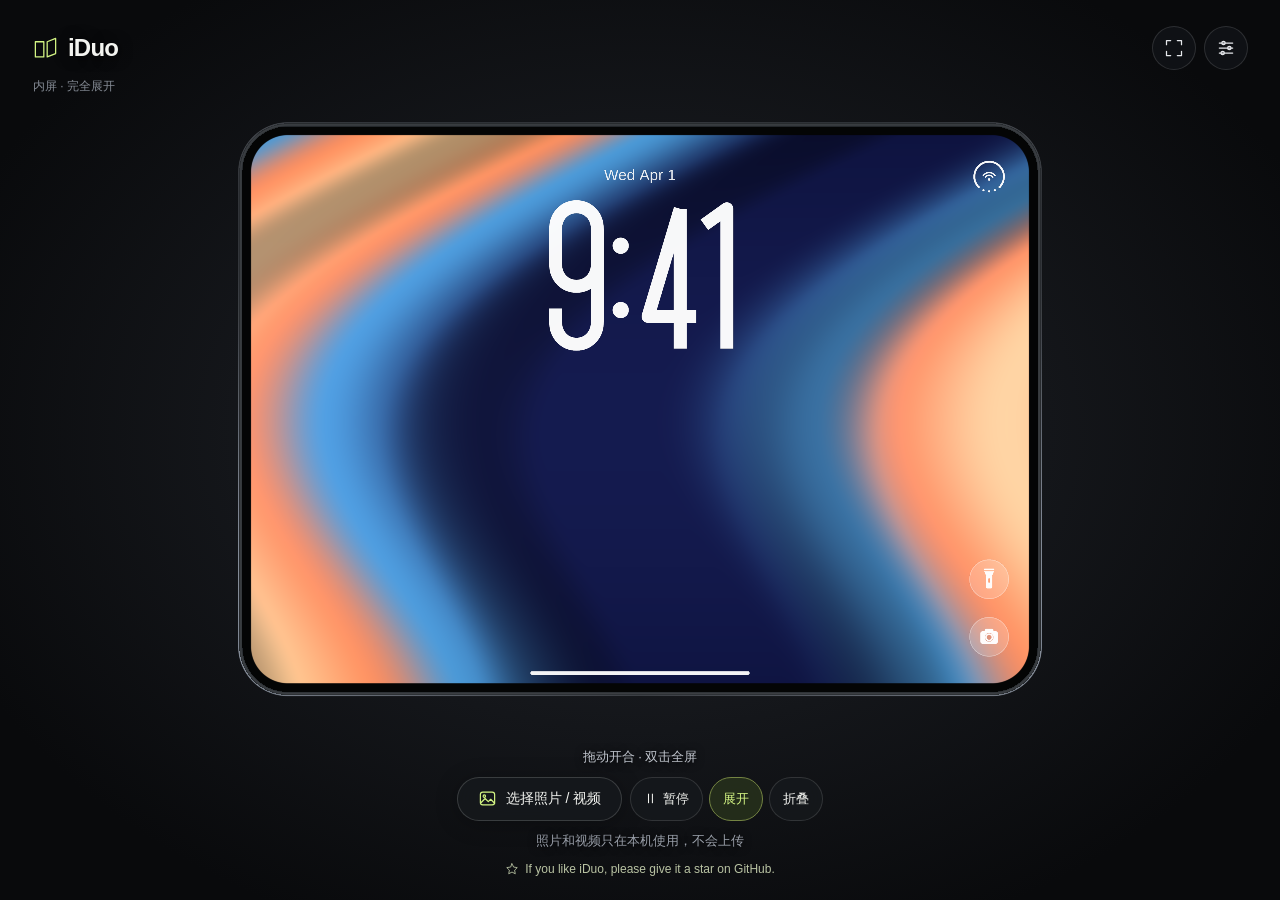
<file: index.html>
<!doctype html>
<html lang="zh-CN">
<head>
<meta charset="utf-8">
<meta name="viewport" content="width=device-width, initial-scale=1, viewport-fit=cover">
<meta name="theme-color" content="#090a0c">
<meta name="description" content="选择照片或视频，拖动体验折叠手机。媒体只在本机使用，不会上传。">
<title>iDuo</title>
<link rel="icon" href="data:image/svg+xml,%3Csvg xmlns='http://www.w3.org/2000/svg' viewBox='0 0 32 32'%3E%3Cpath d='M5 7h9v20H5zM18 7l9-3v20l-9 3z' fill='none' stroke='%23d4f584' stroke-width='2'/%3E%3C/svg%3E">
<link rel="stylesheet" href="style.css">
<script src="renderer.js" defer></script>
  <script src="app.js" defer></script>
</head>
<body>
<main class="viewer" id="viewer" aria-label="折叠手机体验">
<canvas id="screen" tabindex="0" aria-label="折叠手机：左右拖动开合，双击全屏；方向键调整，F 键切换全屏" aria-describedby="gestureHint"></canvas>
<div class="canvas-error" id="canvasError" hidden>无法启动图形加速，请使用支持 WebGL 的浏览器。</div>
<header class="topbar">
<div class="wordmark"><svg viewBox="0 0 32 32" aria-hidden="true"><path d="M4 8h10v18H4zM18 8l10-4v18l-10 4z"/></svg><span>iDuo</span></div>
<div class="top-actions">
<button id="fullscreen" class="icon-button" aria-label="进入全屏" title="全屏 · 双击手机或按 F"><svg viewBox="0 0 24 24" aria-hidden="true"><path d="M8 3H3v5m13-5h5v5M3 16v5h5m13-5v5h-5"/></svg></button>
<button id="openSettings" class="icon-button" aria-label="打开设置" aria-haspopup="dialog" aria-controls="settings"><svg viewBox="0 0 24 24" aria-hidden="true"><path d="M4 6h16M4 12h16M4 18h16"/><circle cx="9" cy="6" r="2"/><circle cx="16" cy="12" r="2"/><circle cx="8" cy="18" r="2"/></svg></button>
</div>
</header>
<div class="view-label" id="viewLabel">内屏 · 完全展开</div>
<p class="rotate-hint">↻ 横屏观看，视野更大</p>
<div class="stage-bottom">
<p id="gestureHint" class="gesture-hint">拖动开合 · 双击全屏</p>
<div class="action-dock" role="group" aria-label="手机快捷操作">
<button class="choose-video" id="chooseVideo" aria-label="选择照片 / 视频" title="选择照片或视频，仅在本机使用"><svg viewBox="0 0 24 24" aria-hidden="true"><rect x="3" y="4" width="18" height="16" rx="3"/><circle cx="8" cy="9" r="1.5"/><path d="m4 17 5-5 4 4 3-3 5 5"/></svg><span class="album-full">选择照片 / 视频</span><span class="album-short" aria-hidden="true">相册</span></button>
<div class="quick-controls">
<button class="quick-button" id="quickPlayback" aria-label="暂停画面"><span aria-hidden="true">Ⅱ</span><span>暂停</span></button>
<button class="quick-button active" data-angle="180" aria-pressed="true">展开</button>
<button class="quick-button" data-angle="0" aria-pressed="false">折叠</button>
</div>
</div>
<p class="privacy">照片和视频只在本机使用，不会上传</p>
<a class="repo-link" href="https://github.com/esolk/iphone-duo-fold-experience" target="_blank" rel="noopener noreferrer"><svg viewBox="0 0 24 24" aria-hidden="true"><path d="m12 3 2.8 5.7 6.2.9-4.5 4.4 1.1 6.2-5.6-3-5.6 3 1.1-6.2L3 9.6l6.2-.9z"/></svg><span class="repo-message">If you like iDuo, please give it a star on GitHub.</span><span class="repo-compact">Star on GitHub ↗</span></a>
</div>
<input type="file" id="fileInput" accept="image/*,video/*,.heic,.heif,.mov,.mp4,.m4v,.webm" hidden>
<p id="status" class="status" role="status" aria-live="polite"></p>
<div class="drop-cover" aria-hidden="true">松开，换成你的照片或视频</div>
</main>
<dialog class="controls" id="settings" aria-labelledby="settingsTitle">
<div class="panel-heading"><h1 id="settingsTitle">画面设置</h1><button id="closeSettings" class="icon-button" aria-label="关闭设置">×</button></div>
<div class="media-card"><div class="media-thumb" id="mediaThumb" aria-hidden="true"></div><div class="media-info"><strong id="mediaName">流光 · 内置演示</strong><span id="mediaInfo">动态色彩 / 循环播放</span></div><button class="icon-button" id="resetMedia" aria-label="恢复内置演示" title="恢复内置演示">↺</button></div>
<div class="media-controls"><button id="playVideo" class="small-button" aria-label="暂停画面">Ⅱ <span>暂停</span></button><button id="muteVideo" class="small-button" disabled aria-label="开启视频声音">♪ <span>已静音</span></button></div>
<label class="setting-row">画面适配<select id="fitMode" aria-label="画面适配"><option value="cover">铺满</option><option value="contain">完整</option></select></label>
<div class="divider"></div>
<div class="panel-heading"><h2>开合角度</h2><output id="angleValue" for="angle">180<span>°</span></output></div>
<input type="range" id="angle" min="0" max="180" step="0.1" value="180" aria-label="开合角度">
<div class="presets"><button data-angle="0">闭合</button><button data-angle="90">半折</button><button data-angle="180" class="active">展开</button></div>
<button class="animate-button" id="animateFold" aria-pressed="false"><span aria-hidden="true">▷</span><span id="animateText">播放开合动画</span></button>
<label class="setting-row" for="speed">播放速度<select id="speed"><option value="0.45">慢动作</option><option value="1" selected>正常</option><option value="1.5">快速</option></select></label>
<div class="divider"></div>
<label class="switch-row" for="glassEffect"><span>玻璃过渡</span><input type="checkbox" role="switch" id="glassEffect" checked><span class="switch-track" aria-hidden="true"></span></label>
<p class="panel-note">照片和视频只在本机使用，不会上传。</p>
<a class="reference" href="https://www.apple.com/iphone-duo/" target="_blank" rel="noopener noreferrer">动画参考 ↗</a>
<a class="repo-link panel-repo" href="https://github.com/esolk/iphone-duo-fold-experience" target="_blank" rel="noopener noreferrer">If you like iDuo, please give it a star on GitHub. ↗</a>
</dialog>
</body>
</html>
</file>
<file: style.css>
@charset "UTF-8";
:root{color-scheme:dark;--bg:#090a0c;--line:#ffffff20;--muted:#a3a7ae;--text:#f3f4f0;--accent:#d4f584;font-family:-apple-system,BlinkMacSystemFont,"Segoe UI","PingFang SC","Microsoft YaHei",sans-serif}
*{box-sizing:border-box}html,body{margin:0;width:100%;height:100%;overflow:hidden;background:var(--bg);color:var(--text)}button,input,select{font:inherit}button{color:inherit;cursor:pointer}button:disabled{opacity:.35;cursor:default}button,input,select,a{-webkit-tap-highlight-color:transparent;outline-offset:4px}:focus-visible{outline:2px solid var(--accent)}svg{width:22px;height:22px;fill:none;stroke:currentColor;stroke-width:1.5;stroke-linecap:round;stroke-linejoin:round}a{color:inherit}
.viewer{--stage-inline:0px;--stage-top:0px;--stage-bottom:0px;position:fixed;inset:0;width:100%;height:100%;height:100dvh;overflow:hidden;background:radial-gradient(ellipse at 50% 48%,#23262c 0,#14161a 45%,var(--bg) 82%);isolation:isolate}
#screen{position:absolute;top:var(--stage-top);left:var(--stage-inline);width:calc(100% - var(--stage-inline)*2);height:calc(100% - var(--stage-top) - var(--stage-bottom));cursor:ew-resize;touch-action:pinch-zoom}
.source-video{position:absolute;left:50%;top:50%;width:1px;height:1px;opacity:.01;pointer-events:none;z-index:-1}
.action-dock,.quick-controls{display:flex;align-items:center;justify-content:center;gap:8px}.quick-controls{gap:6px}.quick-button{pointer-events:auto;display:inline-flex;align-items:center;justify-content:center;gap:6px;min-height:44px;min-width:54px;padding:0 13px;border:1px solid var(--line);border-radius:24px;background:#16191ddb;backdrop-filter:blur(20px);font-size:13px;white-space:nowrap}.quick-button.active{color:var(--accent);border-color:#748443;background:#26301ce8}.choose-video .album-short{display:none}
.topbar{position:absolute;z-index:2;top:max(16px,env(safe-area-inset-top));left:max(22px,env(safe-area-inset-left));right:max(22px,env(safe-area-inset-right));display:flex;justify-content:space-between;align-items:center;pointer-events:none}
.wordmark{display:flex;align-items:center;gap:9px;font-size:24px;font-weight:550;letter-spacing:-.8px;text-shadow:0 1px 14px #000}.wordmark svg{color:var(--accent);width:27px;height:27px}.wordmark small{font-size:14px;font-weight:400;letter-spacing:-.3px;color:var(--muted)}
.top-actions{display:flex;gap:8px;pointer-events:auto}.icon-button{width:44px;height:44px;display:inline-flex;align-items:center;justify-content:center;flex-shrink:0;border:1px solid var(--line);border-radius:50%;background:#131519b8;backdrop-filter:blur(18px);font-size:26px;color:#e5e7eb}.icon-button svg{width:20px;height:20px}
.view-label{position:absolute;top:max(68px,calc(env(safe-area-inset-top) + 52px));left:max(23px,env(safe-area-inset-left));font-size:12px;color:#858b95;pointer-events:none}
.stage-bottom{position:absolute;z-index:2;bottom:max(14px,env(safe-area-inset-bottom));left:12px;right:12px;display:flex;align-items:center;flex-direction:column;gap:9px;pointer-events:none}
.gesture-hint{font-size:13px;color:#c0c5cd;margin:0;text-shadow:0 1px 9px #000}.choose-video{pointer-events:auto;display:flex;align-items:center;justify-content:center;gap:9px;min-height:44px;padding:0 19px;border:1px solid #ffffff29;border-radius:30px;background:#16191ddb;backdrop-filter:blur(20px);box-shadow:0 3px 22px #0004;font-size:14px;font-weight:500}.choose-video svg{width:19px;height:19px;color:var(--accent)}
.privacy{font-size:12px;line-height:1.4;color:#999fa9;margin:0;text-shadow:0 1px 9px #000}.rotate-hint{display:none;position:absolute;top:max(82px,calc(env(safe-area-inset-top) + 63px));left:0;right:0;text-align:center;color:#c0c5cf;font-size:13px;pointer-events:none;margin:0}
.status{position:absolute;z-index:6;left:50%;bottom:max(132px,calc(env(safe-area-inset-bottom) + 110px));transform:translateX(-50%);max-width:min(90vw,520px);width:max-content;margin:0;padding:11px 16px;border:1px solid var(--line);border-radius:12px;background:#20242cf2;color:var(--accent);font-size:14px;line-height:1.5;text-align:center;pointer-events:none}.status:empty{display:none}.status.error{color:#ffb6a8}
.drop-cover{display:none;position:absolute;inset:12px;z-index:8;border:1px dashed var(--accent);border-radius:18px;align-items:center;justify-content:center;background:#13180cf0;color:var(--accent);font-size:21px;text-align:center;pointer-events:none}.drag-over .drop-cover{display:flex}.canvas-error{position:absolute;inset:0;align-content:center;text-align:center;padding:35px;background:#111215}.canvas-error[hidden]{display:none}
.controls{position:fixed;left:auto;right:max(14px,env(safe-area-inset-right));top:max(14px,env(safe-area-inset-top));bottom:auto;margin:0;width:330px;max-width:calc(100vw - 28px);max-height:calc(100dvh - 28px);padding:22px;border:1px solid var(--line);border-radius:22px;background:#191b1ff5;color:var(--text);box-shadow:0 24px 100px #0009;overflow:auto;overscroll-behavior:contain;scrollbar-width:thin;backdrop-filter:blur(28px)}.controls::backdrop{background:#0004;backdrop-filter:blur(3px)}
.panel-heading{display:flex;align-items:center;justify-content:space-between;gap:10px;margin-bottom:16px}.panel-heading h1{font-size:18px;letter-spacing:.3px;margin:0;font-weight:550}.panel-heading h2{font-size:15px;margin:0;font-weight:500}.panel-heading .icon-button{background:transparent;border:0;width:36px;height:36px}.panel-heading output{font-size:25px;font-weight:350;font-variant-numeric:tabular-nums}.panel-heading output span{font-size:17px;color:var(--muted)}
.media-card{display:flex;align-items:center;gap:11px;min-width:0}.media-thumb{width:37px;height:42px;flex-shrink:0;border-radius:7px;background:linear-gradient(130deg,#77a9d1,#161b41 45%,#ecb984)}.media-info{min-width:0;flex:1;display:flex;gap:6px;flex-direction:column}.media-info strong{font-size:14px;font-weight:450;overflow:hidden;text-overflow:ellipsis;white-space:nowrap}.media-info span{font-size:12px;color:var(--muted)}.media-card .icon-button{border:0;background:none}
.media-controls{display:flex;gap:12px;margin-top:17px}.small-button{flex:1;border:1px solid var(--line);border-radius:8px;background:#ffffff05;font-size:14px;min-height:42px}.setting-row{display:flex;justify-content:space-between;align-items:center;gap:12px;font-size:14px;margin-top:18px;color:#c7cbd2}select{border:1px solid var(--line);background:#24272e;color:var(--text);border-radius:7px;padding:8px;font-size:14px;min-height:40px}
.divider{height:1px;background:var(--line);margin:22px 0}input[type=range]{--range:100%;display:block;width:100%;height:30px;margin:0;appearance:none;background:transparent;cursor:pointer;touch-action:none}input[type=range]::-webkit-slider-runnable-track{height:3px;background:linear-gradient(to right,var(--accent) var(--range),#35383f var(--range));border-radius:4px}input[type=range]::-webkit-slider-thumb{appearance:none;width:18px;height:18px;border-radius:50%;background:var(--accent);border:4px solid #191c16;margin-top:-7.5px;box-shadow:0 0 0 1px var(--accent)}input[type=range]::-moz-range-track{height:3px;background:#35383f}input[type=range]::-moz-range-progress{height:3px;background:var(--accent)}input[type=range]::-moz-range-thumb{width:14px;height:14px;border-radius:50%;background:var(--accent);border:3px solid #191c16}
.presets{display:grid;grid-template-columns:repeat(3,1fr);gap:7px;margin-top:8px}.presets button{min-height:40px;border:1px solid var(--line);background:transparent;border-radius:8px;color:#bcc2cb;font-size:14px}.presets button.active{color:var(--accent);border-color:#748443;background:#d4f58409}.animate-button{display:flex;align-items:center;justify-content:center;gap:8px;width:100%;min-height:44px;margin-top:14px;border:1px solid #48523c;border-radius:8px;background:#d4f5840a;font-size:14px}
.switch-row{position:relative;display:flex;align-items:center;justify-content:space-between;gap:10px;font-size:14px;cursor:pointer;min-height:32px}.switch-row input{position:absolute;right:0;opacity:0;width:42px;height:26px}.switch-track{width:38px;height:22px;border-radius:20px;background:#454954}.switch-track:after{content:"";display:block;width:16px;height:16px;border-radius:50%;background:#fff;margin:3px;transition:transform .2s}.switch-row input:checked+.switch-track{background:var(--accent)}.switch-row input:checked+.switch-track:after{transform:translateX(16px);background:#253017}.switch-row input:focus-visible+.switch-track{outline:2px solid var(--accent);outline-offset:4px}
.panel-note{font-size:12px;line-height:1.6;color:var(--muted);margin:22px 0 12px}.reference{display:inline-block;font-size:12px;text-decoration:none;color:#949ba6}
.immersive .wordmark,.immersive .view-label,.immersive .gesture-hint,.immersive .rotate-hint,.immersive .privacy{visibility:hidden}.immersive .top-actions{opacity:.65}.immersive .top-actions:hover,.immersive .top-actions:focus-within{opacity:1}
@media(orientation:portrait) and (max-width:1000px){.rotate-hint{display:block}.view-label{display:none}.wordmark small{display:none}.topbar{left:max(14px,env(safe-area-inset-left));right:max(14px,env(safe-area-inset-right))}}
@media(max-height:520px) and (orientation:landscape){.topbar{top:max(8px,env(safe-area-inset-top));left:max(14px,env(safe-area-inset-left));right:max(14px,env(safe-area-inset-right))}.wordmark small,.view-label{display:none}.wordmark{font-size:20px}.wordmark svg{width:23px;height:23px}.stage-bottom{bottom:max(7px,env(safe-area-inset-bottom));gap:3px}.gesture-hint,.privacy{font-size:12px}.choose-video{min-height:40px;padding:0 16px;font-size:13px}.controls{top:max(8px,env(safe-area-inset-top));max-height:calc(100dvh - 16px)}}
@media(max-height:520px) and (orientation:landscape){.stage-bottom{left:max(10px,env(safe-area-inset-left));right:auto;width:84px;gap:12px;bottom:max(15px,env(safe-area-inset-bottom));text-align:center}.gesture-hint,.privacy{line-height:1.65}.choose-video{width:44px;height:44px;padding:0}.choose-video span{position:absolute;width:1px;height:1px;overflow:hidden;clip-path:inset(50%);white-space:nowrap}}
.repo-link{display:flex;align-items:center;justify-content:center;gap:6px;font-size:12px;line-height:1.5;color:#b9c3a3;text-decoration:none;pointer-events:auto}.repo-link:hover{color:var(--accent)}.repo-link svg{width:14px;height:14px;flex-shrink:0}.repo-compact{display:none}.panel-repo{justify-content:flex-start;margin-top:18px}.immersive .stage-bottom>.repo-link{visibility:hidden}
@media(max-height:520px) and (orientation:landscape){.stage-bottom .repo-message{display:none}.stage-bottom .repo-compact{display:inline}.stage-bottom .repo-link{gap:4px}.stage-bottom .repo-link svg{display:none}}
@media(max-width:380px){.repo-message{max-width:280px;text-align:center}}
@media(max-width:600px){.choose-video{padding:0 13px}.choose-video .album-full{display:none}.choose-video .album-short{display:inline}.quick-button{padding:0 11px;min-width:50px}}
@media(max-height:520px) and (orientation:landscape){.action-dock{flex-direction:column}.quick-controls{position:fixed;right:max(14px,env(safe-area-inset-right));bottom:max(15px,env(safe-area-inset-bottom));flex-direction:column;gap:8px}.quick-button{width:72px}.choose-video .album-short{display:none}}
@media(prefers-reduced-motion:reduce){*,*:before,*:after{transition:none!important}}
/* Mouse/trackpad desktops get a framed stage. Touch devices retain the
   edge-to-edge mobile layout, even when a phone is rotated into landscape. */
@media(hover:hover) and (pointer:fine) and (min-width:760px){
  .viewer{--stage-inline:clamp(28px,5vw,100px);--stage-top:max(88px,12vh);--stage-bottom:max(150px,20vh)}
  .topbar{top:26px;left:32px;right:32px}.wordmark small{display:inline}.view-label{display:block;top:78px;left:33px}.rotate-hint{display:none}
  .stage-bottom{bottom:22px;left:12px;right:12px;width:auto;gap:10px}.gesture-hint,.privacy{font-size:13px;line-height:1.5}
  .choose-video{width:auto;height:auto;min-height:44px;padding:0 20px;font-size:14px}.choose-video span{position:static;width:auto;height:auto;clip-path:none;white-space:normal;overflow:visible}
  .stage-bottom .repo-message{display:inline}.stage-bottom .repo-compact{display:none}.stage-bottom .repo-link svg{display:block}
  .action-dock,.quick-controls{flex-direction:row}.quick-controls{position:static}.quick-button{width:auto}
  .immersive .viewer{--stage-inline:0px;--stage-top:0px;--stage-bottom:0px}
}
</file>
